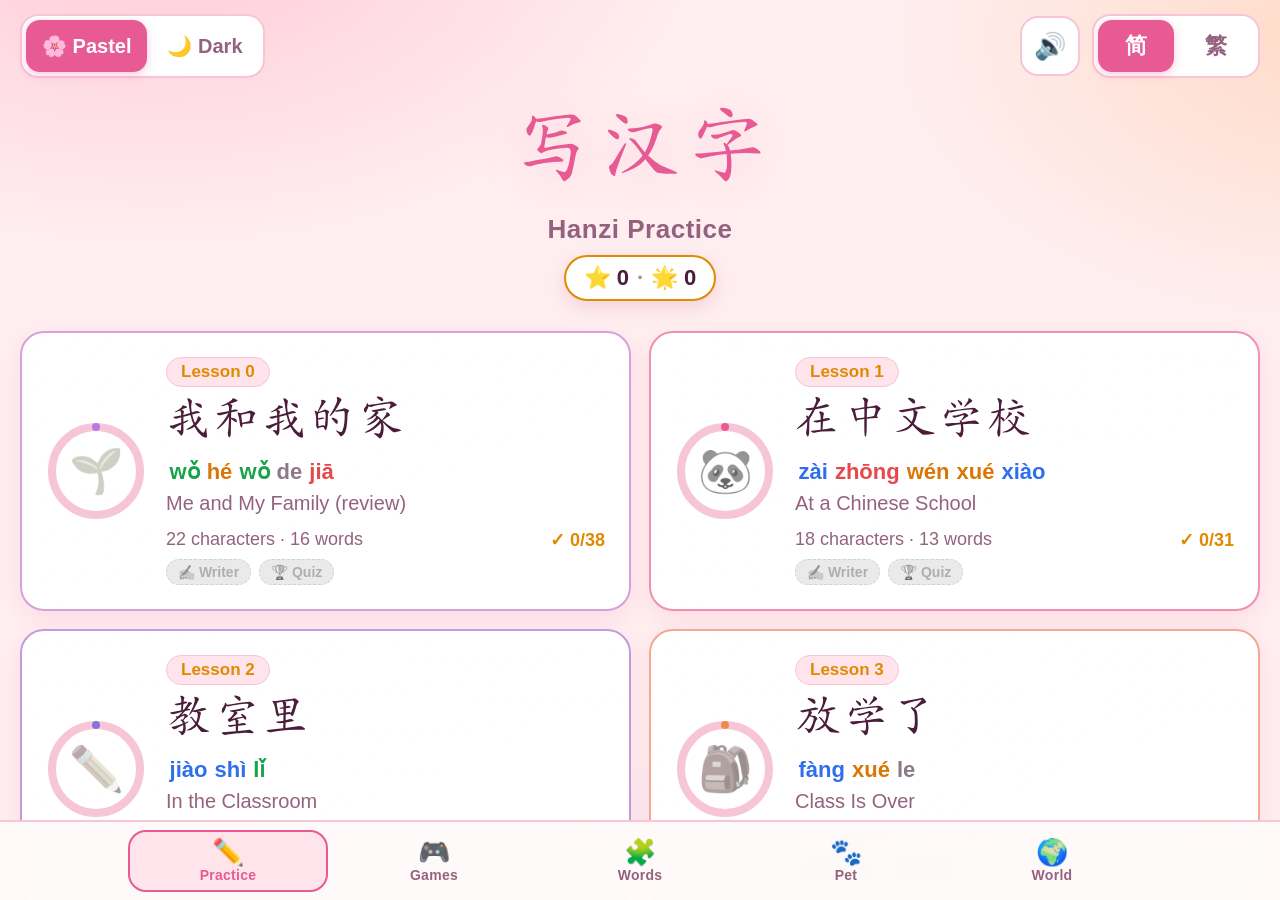
<file: home/index.html>
<!DOCTYPE html>
<html lang="en">
<head>
<meta charset="utf-8">
<title>写汉字 Hanzi Practice</title>
<meta name="viewport" content="width=device-width, initial-scale=1, maximum-scale=1, user-scalable=no, viewport-fit=cover">
<meta name="color-scheme" content="light dark">
<meta name="theme-color" content="#ffe6ee">
<meta name="apple-mobile-web-app-capable" content="yes">
<meta name="mobile-web-app-capable" content="yes">
<meta name="apple-mobile-web-app-status-bar-style" content="default">
<meta name="apple-mobile-web-app-title" content="写汉字">
<script>try{var __t=JSON.parse(localStorage.getItem("hanzi.theme")||"null");if(__t!=="normal")document.documentElement.setAttribute("data-theme","elena");}catch(e){document.documentElement.setAttribute("data-theme","elena");}</script>
<link rel="manifest" href="manifest.webmanifest">
<link rel="apple-touch-icon" href="icons/apple-touch-icon.png">
<link rel="icon" type="image/png" href="icons/icon-192.png">
<link rel="stylesheet" href="styles.css">
</head>
<body>
<div id="app" aria-live="polite"></div>
<noscript>This app needs JavaScript.</noscript>
<script src="vendor/hanzi-writer.min.js"></script>
<script src="vendor/matter.min.js"></script>
<script src="content.js"></script>
<script src="stories-more.js"></script>
<script src="strokes.js"></script>
<script src="audio-manifest.js"></script>
<script src="audio-own.js"></script>
<script src="fx.js"></script>
<script src="own-voice.js"></script>
<script src="garden.js"></script>
<script src="games.js"></script>
<script src="games2.js"></script>
<script src="fill.js"></script>
<script src="stories.js"></script>
<script src="pet.js"></script>
<script src="fusion-data.js"></script>
<script src="fusion.js"></script>
<script src="suika.js"></script>
<script src="photos-data.js"></script>
<script src="photo.js"></script>
<script src="words.js"></script>
<script src="app.js"></script>
</body>
</html>
</file>
<file: home/styles.css>
/* Always dark — never follows the device's light/dark setting. */
:root {
  color-scheme: dark;
  --bg: #0e1116;
  --panel: #171c25;
  --panel-2: #1f2632;
  --line: #2b3444;
  --grid: #283040;
  --outline: #3b4456;
  --text: #f1f4f9;
  --muted: #9aa4b5;
  --faint: #566073;
  --accent: #4fd1c5;
  --accent-ink: #06231f;
  --gold: #ffd166;
  --t1: #ff6b6b;
  --t2: #ffb347;
  --t3: #62d98b;
  --t4: #5aa9ff;
  --t5: #9aa4b5;
  --radius: 24px;
  /* theme-able extras */
  --press: #283143;
  --accent-press: #3fb9ae;
  --glow-gold: rgba(255, 209, 102, .18);
  --glow-gold-2: rgba(255, 209, 102, .25);
  --pulse-a: rgba(79, 209, 197, .55);
  --pulse-b: rgba(79, 209, 197, 0);
  --bg-glow-1: rgba(79, 209, 197, .13);
  --bg-glow-2: rgba(255, 138, 91, .10);
  --bg-glow-3: rgba(199, 146, 234, .09);
  --logo-glow: rgba(79, 209, 197, .38);
  --sheen: rgba(255, 255, 255, .04);
  --sheen-line: rgba(255, 255, 255, .05);
  --shadow-1: rgba(0, 0, 0, .3);
  --shadow-2: rgba(0, 0, 0, .38);
  --shadow-3: rgba(0, 0, 0, .55);
  --shadow-4: rgba(0, 0, 0, .65);
  --bdg-border: #6b5a2b;
  --bdg-bg: rgba(255, 209, 102, .1);
  --mix-a: #101520;
  --mix-b: #171c25;
  --win-a: #151b26;
  --win-b: #121722;
  --win-solid: #131925;
  --praise-bg: rgba(14, 17, 22, .88);
  --overlay: rgba(6, 8, 12, .74);
  --ok-bg: rgba(98, 217, 139, .17);
  --speak-ring: rgba(79, 209, 197, .12);
  /* colors handed to the writing tool */
  --stroke: #f1f4f9;
  --outline-c: #3b4456;
  --hl: #4fd1c5;
  --hlc: #ffd166;
  --draw: #ffffff;
}

* { box-sizing: border-box; -webkit-tap-highlight-color: transparent; }

html, body {
  margin: 0;
  height: 100%;
  background: var(--bg);
  color: var(--text);
  font-family: -apple-system, BlinkMacSystemFont, "SF Pro Rounded", "Helvetica Neue", Arial, sans-serif;
  overscroll-behavior: none;
  -webkit-user-select: none;
  user-select: none;
  -webkit-touch-callout: none;
  touch-action: manipulation;
}

#app {
  position: fixed;
  inset: 0;
  padding: env(safe-area-inset-top) env(safe-area-inset-right) env(safe-area-inset-bottom) env(safe-area-inset-left);
}

button { font: inherit; color: inherit; border: 0; background: none; cursor: pointer; }

.screen {
  height: 100%;
  display: flex;
  flex-direction: column;
  overflow-y: auto;
  -webkit-overflow-scrolling: touch;
  padding: 8px 20px 28px;
}

/* ---------- glyphs (drawn from the stroke data, so they look right on every device) ---------- */
.glyph { display: inline-block; width: 1em; height: 1em; vertical-align: middle; }
.glyph path { fill: currentColor; }
.wordrow { display: inline-flex; gap: .04em; align-items: center; line-height: 1; }

/* ---------- top bar & buttons ---------- */
.topbar { display: flex; align-items: center; gap: 12px; min-height: 68px; padding: 6px 0; }
.topbar .title { flex: 1; text-align: center; font-size: 22px; font-weight: 700; color: var(--muted); white-space: nowrap; overflow: hidden; text-overflow: ellipsis; }
.topbar .spacer { flex: 1; }

.btn {
  min-height: 60px; padding: 0 22px; border-radius: 18px;
  background: var(--panel-2); border: 2px solid var(--line);
  font-size: 20px; font-weight: 700; display: inline-flex; align-items: center; justify-content: center; gap: 8px;
}
.btn:active { transform: scale(.97); background: var(--press); }
.btn.primary { background: var(--accent); color: var(--accent-ink); border-color: var(--accent); }
.btn.primary:active { background: var(--accent-press); }
.btn[disabled] { opacity: .35; pointer-events: none; }

.seg { display: inline-flex; background: var(--panel); border: 2px solid var(--line); border-radius: 18px; padding: 4px; gap: 4px; }
.seg button { min-height: 52px; min-width: 76px; padding: 0 18px; border-radius: 14px; font-size: 22px; font-weight: 700; color: var(--muted); }
.seg button.on { background: var(--accent); color: var(--accent-ink); }

/* ---------- home ---------- */
.hero { text-align: center; padding: 20px 0 8px; }
.hero .logo { font-size: 84px; color: var(--accent); }
.hero .sub { font-size: 26px; font-weight: 700; color: var(--muted); margin-top: 6px; letter-spacing: .02em; }
.lessons { display: grid; grid-template-columns: repeat(auto-fit, minmax(320px, 1fr)); gap: 18px; margin: 22px 0; }
.lesson-card {
  text-align: left; background: var(--panel); border: 2px solid var(--line); border-radius: var(--radius);
  padding: 24px; display: flex; flex-direction: column; gap: 10px;
}
.lesson-card:active { transform: scale(.985); background: var(--panel-2); }
.lesson-card .badge { align-self: flex-start; background: var(--panel-2); border: 1px solid var(--line); color: var(--gold); border-radius: 999px; padding: 4px 14px; font-weight: 800; font-size: 17px; }
.lesson-card .zh { font-size: 60px; color: var(--text); }
.lesson-card .py { font-size: 22px; font-weight: 600; }
.lesson-card .en { font-size: 20px; color: var(--muted); }
.lesson-card .stats { margin-top: 6px; color: var(--muted); font-size: 18px; display: flex; justify-content: space-between; }
.lesson-card .stars { color: var(--gold); font-weight: 800; }
.legend { margin: auto 0 0; display: flex; justify-content: center; gap: 22px; flex-wrap: wrap; color: var(--muted); font-size: 16px; padding-top: 10px; }
.legend i { display: inline-block; width: 14px; height: 14px; border-radius: 50%; margin-right: 6px; vertical-align: -1px; }

/* ---------- tone colors ---------- */
.t1 { color: var(--t1); } .t2 { color: var(--t2); } .t3 { color: var(--t3); } .t4 { color: var(--t4); } .t5 { color: var(--t5); }
.dot1 { background: var(--t1); } .dot2 { background: var(--t2); } .dot3 { background: var(--t3); } .dot4 { background: var(--t4); } .dot5 { background: var(--t5); }
.pinyin { display: block; }
.pinyin.sm { font-size: 22px; font-weight: 600; }
.pinyin .syl { margin: 0 .16em; white-space: nowrap; }
.pinyin .sep { color: var(--faint); font-weight: 400; margin: 0 .12em; }

/* ---------- lesson ---------- */
.lesson-head { display: flex; flex-direction: column; align-items: center; gap: 6px; margin: 4px 0 14px; }
.lesson-head .zh { font-size: 52px; }
.lesson-head .en { color: var(--muted); font-size: 20px; }
.modebar { display: flex; justify-content: center; margin: 8px 0 20px; }
.section-title { font-size: 18px; font-weight: 800; letter-spacing: .12em; text-transform: uppercase; color: var(--muted); margin: 18px 4px 12px; }
.grid { display: grid; gap: 14px; }
.grid.chars { grid-template-columns: repeat(auto-fill, minmax(118px, 1fr)); }
.grid.words { grid-template-columns: repeat(auto-fill, minmax(190px, 1fr)); }
.tile {
  position: relative; background: var(--panel); border: 2px solid var(--line); border-radius: 22px;
  display: flex; align-items: center; justify-content: center; color: var(--text);
}
.tile:active { transform: scale(.96); background: var(--panel-2); }
.grid.chars .tile { aspect-ratio: 1; font-size: 72px; }
.grid.words .tile { height: 120px; font-size: 54px; }
.tile .star { position: absolute; top: 6px; right: 10px; font-size: 22px; color: var(--gold); }
.tile.done { border-color: var(--acc); }

/* ---------- practice & read screens ---------- */
.practice, .read {
  height: 100%; display: grid; overflow: hidden; padding: 0 18px 14px;
  grid-template-rows: auto auto minmax(0, 1fr) auto;
  grid-template-areas: "top" "info" "board" "ctrl";
}
.read { grid-template-rows: auto minmax(0, 1fr) auto auto; }
.practice .topbar, .read .topbar { grid-area: top; }
.info { text-align: center; padding: 2px 8px 6px; grid-area: info; }
.wordslots { display: flex; justify-content: center; gap: 12px; font-size: 44px; margin-bottom: 6px; }
.slot { border-radius: 14px; padding: 4px 6px; color: var(--faint); border: 3px solid transparent; }
.slot.current { border-color: var(--accent); color: var(--text); }
.slot.done { color: var(--text); }
.pinyin { font-size: clamp(46px, 10vmin, 92px); font-weight: 800; line-height: 1.1; }
.meaning { font-size: clamp(22px, 4.2vmin, 34px); color: var(--muted); font-style: italic; margin-top: 6px; }
.hint { font-size: 20px; color: var(--accent); font-weight: 700; min-height: 28px; margin-top: 6px; }

.boardwrap { grid-area: board; display: flex; align-items: center; justify-content: center; min-height: 0; min-width: 0; padding: 6px 0; }
.board {
  position: relative; border-radius: 26px; background-color: var(--panel); border: 2px solid var(--line);
  touch-action: none; -webkit-user-select: none; user-select: none;
  background-image:
    linear-gradient(to bottom right, transparent calc(50% - 1px), var(--grid) calc(50% - 1px), var(--grid) calc(50% + 1px), transparent calc(50% + 1px)),
    linear-gradient(to bottom left, transparent calc(50% - 1px), var(--grid) calc(50% - 1px), var(--grid) calc(50% + 1px), transparent calc(50% + 1px)),
    linear-gradient(to right, transparent calc(50% - 1px), var(--grid) calc(50% - 1px), var(--grid) calc(50% + 1px), transparent calc(50% + 1px)),
    linear-gradient(to bottom, transparent calc(50% - 1px), var(--grid) calc(50% - 1px), var(--grid) calc(50% + 1px), transparent calc(50% + 1px));
}
.board svg { display: block; touch-action: none; }
.board.celebrate { border-color: var(--gold); box-shadow: 0 0 0 4px var(--glow-gold); }
.pop {
  position: absolute; inset: 0; display: flex; align-items: center; justify-content: center;
  font-size: 30%; pointer-events: none; animation: pop 1.1s ease-out forwards;
}
@keyframes pop { 0% { transform: scale(.2); opacity: 0; } 30% { transform: scale(1.15); opacity: 1; } 70% { transform: scale(1); opacity: 1; } 100% { transform: scale(1.05); opacity: 0; } }

.controls { grid-area: ctrl; display: grid; grid-template-columns: repeat(4, 1fr); gap: 12px; padding-top: 10px; }
.controls .btn { flex-direction: column; gap: 2px; min-height: 76px; font-size: 18px; padding: 0 8px; }
.controls .btn .ico { font-size: 28px; line-height: 1; }
.btn.pulse { animation: pulse 1.2s ease-in-out infinite; }
@keyframes pulse { 0%, 100% { box-shadow: 0 0 0 0 var(--pulse-a); } 50% { box-shadow: 0 0 0 12px var(--pulse-b); } }

/* read mode */
.card {
  grid-area: card; align-self: stretch; margin: 6px 0; background: var(--panel); border: 2px solid var(--line); border-radius: 30px;
  display: flex; align-items: center; justify-content: center; color: var(--text); min-height: 0;
  font-size: min(44vh, calc(76vw / var(--n, 1)));
}
.card:active { background: var(--panel-2); }
.reveal { grid-area: info; min-height: 150px; text-align: center; padding: 6px 8px; }
.reveal .placeholder { color: var(--faint); font-size: 22px; font-weight: 700; padding-top: 34px; }
.read { grid-template-areas: "top" "card" "info" "ctrl"; }
.read .controls { grid-template-columns: 1fr 1.4fr 1fr; }

/* landscape iPad: board on the left, info + buttons on the right */
@media (orientation: landscape) and (min-width: 700px) {
  .practice {
    grid-template-columns: minmax(0, 1.1fr) minmax(0, 1fr);
    grid-template-rows: auto minmax(0, 1fr) auto;
    grid-template-areas: "top top" "board info" "board ctrl";
    column-gap: 22px;
  }
  .practice .info { align-self: center; }
  .practice .controls { grid-template-columns: repeat(2, 1fr); }
  .read {
    grid-template-columns: minmax(0, 1.1fr) minmax(0, 1fr);
    grid-template-rows: auto minmax(0, 1fr) auto;
    grid-template-areas: "top top" "card info" "card ctrl";
    column-gap: 22px;
  }
  .read .card { font-size: min(62vh, calc(48vw / var(--n, 1))); }
  .read .reveal { align-self: center; }
  .read .controls { grid-template-columns: 1fr 1fr 1fr; }
}

/* small screens (phones) */
@media (max-width: 520px) {
  .screen { padding: 8px 14px 24px; }
  .btn { padding: 0 14px; font-size: 18px; }
  .controls .btn { font-size: 15px; }
  .hero .logo { font-size: 64px; }
}

/* =====================================================================
   v2 — polish, celebrations, stickers, quiz, about
   ===================================================================== */
body {
  background:
    radial-gradient(900px 520px at 12% -8%, var(--bg-glow-1), transparent 62%),
    radial-gradient(760px 480px at 105% 4%, var(--bg-glow-2), transparent 60%),
    radial-gradient(700px 500px at 50% 118%, var(--bg-glow-3), transparent 60%),
    var(--bg);
  background-attachment: fixed;
}
.screen, .practice, .read { animation: screenIn .3s ease-out both; }
@keyframes screenIn { from { opacity: 0; transform: translateY(8px); } to { opacity: 1; transform: none; } }
@keyframes fadeIn { from { opacity: 0; } to { opacity: 1; } }
@keyframes bob { 0%, 100% { transform: translateY(0) rotate(-3deg); } 50% { transform: translateY(-8px) rotate(3deg); } }
@keyframes rise { from { opacity: 0; transform: translateY(18px) scale(.98); } to { opacity: 1; transform: none; } }

.iconbtn { flex: none; width: 60px; height: 60px; border-radius: 18px; background: var(--panel-2); border: 2px solid var(--line); font-size: 26px; display: inline-flex; align-items: center; justify-content: center; }
.iconbtn:active { transform: scale(.93); }
.topbar .seg { flex: none; }

/* home */
.hero .logo { animation: bob 5s ease-in-out infinite; filter: drop-shadow(0 6px 24px var(--logo-glow)); }
.lesson-card {
  flex-direction: row; align-items: center; gap: 20px;
  background: linear-gradient(160deg, var(--sheen), transparent 60%), var(--panel);
  box-shadow: 0 12px 32px var(--shadow-1), inset 0 1px 0 var(--sheen-line);
  animation: rise .55s ease-out both;
}
@supports (color: color-mix(in srgb, red, blue)) {
  .lesson-card { border-color: color-mix(in srgb, var(--acc) 50%, var(--line)); }
}
.lc-body { display: flex; flex-direction: column; gap: 8px; flex: 1; min-width: 0; align-items: flex-start; }
.lesson-card .stats { align-self: stretch; }
.lesson-card .zh { font-size: 46px; }
.ring { position: relative; width: 100px; height: 100px; flex: none; }
.ring svg { width: 100%; height: 100%; transform: rotate(-90deg); }
.ring .track { fill: none; stroke: var(--line); stroke-width: 8; }
.ring .bar { fill: none; stroke: var(--acc); stroke-width: 8; stroke-linecap: round; transition: stroke-dasharray .8s ease; }
.ring .emo { position: absolute; inset: 0; display: flex; align-items: center; justify-content: center; font-size: 44px; filter: grayscale(.85) opacity(.6); }
.ring .emo.full { filter: none; animation: bob 2.6s ease-in-out infinite; }
.bdgs { display: flex; gap: 8px; flex-wrap: wrap; }
.bdg { font-size: 14px; font-weight: 700; padding: 4px 11px; border-radius: 999px; background: var(--panel-2); border: 1px dashed var(--line); color: var(--faint); filter: grayscale(1); }
.bdg.on { color: var(--gold); border: 1px solid var(--bdg-border); background: var(--bdg-bg); filter: none; }
.about-link { align-self: center; margin: 14px 0 4px; padding: 12px 18px; color: var(--muted); font-size: 16px; text-decoration: underline; }

/* lesson */
.tile.done { border-color: var(--acc); }
.quiz-btn {
  display: flex; align-items: center; gap: 16px; width: 100%; margin: 0 0 4px; padding: 16px 22px; border-radius: 24px; text-align: left;
  background: var(--panel-2); border: 2px solid var(--acc); box-shadow: 0 8px 26px var(--shadow-1);
}
@supports (color: color-mix(in srgb, red, blue)) {
  .quiz-btn { background: linear-gradient(135deg, color-mix(in srgb, var(--acc) 34%, var(--mix-a)), var(--mix-b)); }
}
.quiz-btn:active { transform: scale(.985); }
.quiz-btn .qi { font-size: 40px; }
.quiz-btn .qt { display: flex; flex-direction: column; gap: 2px; }
.quiz-btn .qt b { font-size: 24px; }
.quiz-btn .qt small { color: var(--muted); font-size: 16px; }
.quiz-btn .qa { margin-left: auto; font-size: 38px; color: var(--acc); }

/* practice */
.board { box-shadow: 0 12px 44px var(--shadow-2); }
.board.celebrate { border-color: var(--gold); box-shadow: 0 0 0 4px var(--glow-gold), 0 0 46px var(--glow-gold-2); }
.boardwrap { position: relative; }
.pyrow { display: flex; align-items: center; justify-content: center; gap: 14px; }
.speak { flex: none; width: 64px; height: 64px; border-radius: 50%; background: var(--panel-2); border: 2px solid var(--line); font-size: 30px; display: inline-flex; align-items: center; justify-content: center; }
.speak:active { transform: scale(.9); background: var(--press); }
.speak.big { width: 124px; height: 124px; font-size: 58px; border-color: var(--acc); box-shadow: 0 0 0 6px var(--speak-ring); }
.hint b { color: var(--gold); }

.spark { position: absolute; width: 10px; height: 10px; margin: -5px 0 0 -5px; border-radius: 50%; pointer-events: none; animation: spark .7s ease-out forwards; }
@keyframes spark { from { opacity: 1; transform: translate(0, 0) scale(1); } to { opacity: 0; transform: translate(var(--dx), var(--dy)) scale(.2); } }
.confetti { position: fixed; inset: 0; width: 100vw; height: 100vh; pointer-events: none; z-index: 2000; }

/* praise card */
.praise {
  position: absolute; left: 50%; top: 50%; z-index: 5; pointer-events: none; text-align: center; max-width: 88%;
  padding: 18px 28px; border-radius: 30px; background: var(--praise-bg); border: 2px solid var(--gold);
  box-shadow: 0 16px 54px var(--shadow-3); animation: praiseIn 1.8s ease-out both;
}
.praise .pe { font-size: 68px; line-height: 1; display: inline-block; }
.praise .pz { font-size: 46px; font-weight: 900; color: var(--gold); margin-top: 2px; }
.praise .pn { font-size: 26px; font-weight: 700; margin-top: 2px; }
.praise .pn.big { font-size: 34px; font-weight: 800; margin-top: 8px; }
.praise .pinyin.sm { font-size: 22px; }
.praise.small { top: 13%; padding: 8px 22px; border-radius: 999px; border-color: var(--accent); animation: praiseSmall 1.05s ease-out both; white-space: nowrap; }
.praise.small .pe { font-size: 26px; font-weight: 900; color: var(--t3); margin-right: 8px; }
.praise.small .pn { display: inline; font-size: 24px; }
@keyframes praiseIn {
  0% { opacity: 0; transform: translate(-50%, -50%) scale(.35); }
  16% { opacity: 1; transform: translate(-50%, -50%) scale(1.12); }
  26% { transform: translate(-50%, -50%) scale(1); }
  80% { opacity: 1; transform: translate(-50%, -50%) scale(1); }
  100% { opacity: 0; transform: translate(-50%, -64%) scale(1); }
}
@keyframes praiseSmall {
  0% { opacity: 0; transform: translate(-50%, 10px) scale(.7); }
  20% { opacity: 1; transform: translate(-50%, 0) scale(1.05); }
  80% { opacity: 1; transform: translate(-50%, 0) scale(1); }
  100% { opacity: 0; transform: translate(-50%, -10px); }
}
.a-thumb .pe { animation: aThumb .9s ease-out; }
.a-spin .pe { animation: aSpin .9s ease-out; }
.a-clap .pe { animation: aClap .8s ease-in-out 2; }
.a-pop .pe { animation: aPopE .7s ease-out; }
.a-rocket .pe { animation: aRocket 1.1s ease-out; }
.a-wiggle .pe { animation: aWiggle .8s ease-in-out; }
@keyframes aThumb { 0% { transform: rotate(0) scale(.4); } 40% { transform: rotate(-24deg) scale(1.3); } 70% { transform: rotate(8deg) scale(1); } 100% { transform: rotate(0) scale(1); } }
@keyframes aSpin { 0% { transform: rotateY(0) scale(.4); } 60% { transform: rotateY(360deg) scale(1.25); } 100% { transform: rotateY(360deg) scale(1); } }
@keyframes aClap { 0%, 100% { transform: scale(1); } 50% { transform: scale(1.35) rotate(-8deg); } }
@keyframes aPopE { 0% { transform: scale(0); } 60% { transform: scale(1.35); } 100% { transform: scale(1); } }
@keyframes aRocket { 0% { transform: translate(-30px, 40px) rotate(-10deg) scale(.6); } 60% { transform: translate(6px, -10px) rotate(0) scale(1.2); } 100% { transform: none; } }
@keyframes aWiggle { 0%, 100% { transform: rotate(0); } 25% { transform: rotate(-18deg) scale(1.2); } 60% { transform: rotate(14deg) scale(1.1); } }

/* "Well done!" page */
.win { position: fixed; inset: 0; z-index: 1500; display: flex; align-items: center; justify-content: center; padding: 20px; background: var(--overlay); -webkit-backdrop-filter: blur(6px); backdrop-filter: blur(6px); animation: fadeIn .25s both; overflow-y: auto; }
.wincard {
  width: 100%; max-width: 540px; text-align: center; padding: 30px 26px 26px; border-radius: 36px; border: 2px solid var(--acc);
  background: var(--win-solid); box-shadow: 0 30px 90px var(--shadow-4); animation: winIn .6s cubic-bezier(.2, 1.35, .4, 1) both;
}
@supports (color: color-mix(in srgb, red, blue)) {
  .wincard { background: linear-gradient(170deg, color-mix(in srgb, var(--acc) 24%, var(--win-a)), var(--win-b) 72%); }
}
@keyframes winIn { from { opacity: 0; transform: scale(.6) translateY(30px); } to { opacity: 1; transform: none; } }
.win-emoji { font-size: 96px; line-height: 1.05; animation: bob 1.8s ease-in-out infinite; }
.win-title { font-size: 46px; font-weight: 900; margin-top: 4px; }
.win-zh { font-size: 30px; font-weight: 800; color: var(--gold); margin-top: 6px; }
.win-zh .pinyin { display: inline; font-size: 20px; }
.win-stars { font-size: 58px; margin: 14px 0 2px; display: flex; justify-content: center; gap: 8px; }
.win-stars span { display: inline-block; filter: grayscale(1) opacity(.3); animation: starIn .55s both; }
.win-stars span.on { filter: none; }
@keyframes starIn { 0% { transform: scale(0) rotate(-140deg); opacity: 0; } 70% { transform: scale(1.35) rotate(12deg); opacity: 1; } 100% { transform: scale(1) rotate(0); opacity: 1; } }
.win-line { font-size: 21px; margin-top: 12px; line-height: 1.35; }
.win-sticker { display: flex; flex-direction: column; align-items: center; gap: 8px; margin-top: 18px; animation: stickerIn .8s .9s both; }
.win-sticker .st { width: 124px; height: 124px; border-radius: 50%; display: flex; align-items: center; justify-content: center; font-size: 76px; background: var(--panel-2); border: 4px dashed var(--acc); transform: rotate(-7deg); box-shadow: 0 10px 30px var(--shadow-1); }
.win-sticker small { color: var(--gold); font-weight: 800; font-size: 18px; }
@keyframes stickerIn { 0% { opacity: 0; transform: scale(2.2) rotate(20deg); } 65% { opacity: 1; transform: scale(.92) rotate(-8deg); } 100% { opacity: 1; transform: scale(1) rotate(0); } }
.win-btns { display: flex; gap: 12px; margin-top: 24px; justify-content: center; flex-wrap: wrap; }
.win-btns .btn { min-width: 150px; }

/* quiz */
.qdots { display: inline-flex; gap: 9px; align-items: center; }
.qdots i { display: block; width: 14px; height: 14px; border-radius: 50%; background: var(--line); }
.qdots i.now { background: var(--accent); transform: scale(1.3); }
.qdots i.ok { background: var(--gold); }
.qdots i.help { background: var(--t3); }
.qlabel { font-size: clamp(20px, 3.6vmin, 28px); font-weight: 800; color: var(--acc); margin-bottom: 4px; }
.qbig { font-size: clamp(90px, 22vmin, 190px); line-height: 1; margin: 4px 0; }
.choices { display: grid; grid-template-columns: 1fr 1fr; gap: 14px; width: 100%; max-width: 660px; align-content: center; }
.choice { min-height: clamp(96px, 20vmin, 170px); border-radius: 26px; background: var(--panel); border: 3px solid var(--line); display: flex; align-items: center; justify-content: center; color: var(--text); }
.choice:active { transform: scale(.97); }
.choice.pyc .pinyin { font-size: clamp(36px, 8vmin, 66px); font-weight: 800; }
.choice.glc { font-size: clamp(64px, 14vmin, 112px); }
.choice.right { background: var(--ok-bg); border-color: var(--t3); animation: aPopE .45s ease-out; }
.choice.nope { opacity: .4; border-color: var(--t2); }
.controls.two { grid-template-columns: 1fr 1fr; }

/* about */
.about .acard { background: var(--panel); border: 2px solid var(--line); border-radius: 22px; padding: 18px 22px; margin: 0 0 14px; }
.about h2 { margin: 0 0 6px; font-size: 22px; }
.about p { color: var(--muted); line-height: 1.5; font-size: 17px; margin: 8px 0; }
.about a { color: var(--accent); }
.about .credit { border-top: 1px solid var(--line); padding: 12px 0 4px; }
.about .cw { font-weight: 800; font-size: 18px; }
.about .cl { color: var(--muted); font-size: 14px; }
.about .ci a { display: inline-block; font-size: 26px; margin: 4px 10px 0 0; text-decoration: none; color: var(--text); }
.about .muted { color: var(--faint); }

@media (max-width: 520px) {
  .ring { width: 72px; height: 72px; }
  .ring .emo { font-size: 32px; }
  .lesson-card { gap: 14px; padding: 18px; }
  .lesson-card .zh { font-size: 36px; }
  .win-title { font-size: 38px; }
  .praise .pe { font-size: 54px; }
  .praise .pz { font-size: 38px; }
}

/* gentle mode for people who prefer less motion */
@media (prefers-reduced-motion: reduce) {
  .hero .logo, .ring .emo.full, .win-emoji { animation: none; }
  .praise, .praise.small { animation: praiseFade 1.6s linear both; transform: translate(-50%, -50%); }
  .praise.small { transform: translate(-50%, 0); }
  .a-thumb .pe, .a-spin .pe, .a-clap .pe, .a-pop .pe, .a-rocket .pe, .a-wiggle .pe { animation: none; }
}
@keyframes praiseFade { 0% { opacity: 0; } 15% { opacity: 1; } 80% { opacity: 1; } 100% { opacity: 0; } }

/* roomier lesson cards: one column on phones/portrait iPad, two on wide screens */
.lessons { grid-template-columns: repeat(auto-fit, minmax(min(100%, 460px), 1fr)); }
.lesson-card .stats { flex-wrap: wrap; gap: 4px 12px; }
.lesson-card .stats > span { white-space: nowrap; }


/* =====================================================================
   Elena style: peach + pink pastels, deep-plum text, softer lines
   ===================================================================== */
:root[data-theme="elena"] {
  color-scheme: light;
  --bg: #ffeef0;
  --panel: #ffffff;
  --panel-2: #ffe4ec;
  --line: #f7c6d6;
  --grid: #f7c8d8;
  --outline: #e2a9c0;
  --text: #4a1d3a;
  --muted: #94627e;
  --faint: #cfa3b8;
  --accent: #e85a94;
  --accent-ink: #ffffff;
  --gold: #e08a00;
  --t1: #e5484d;
  --t2: #d97706;
  --t3: #16a34a;
  --t4: #2f6fed;
  --t5: #8b7a86;
  --press: #ffd3e2;
  --accent-press: #d44a83;
  --glow-gold: rgba(245, 158, 11, .22);
  --glow-gold-2: rgba(245, 158, 11, .28);
  --pulse-a: rgba(232, 90, 148, .5);
  --pulse-b: rgba(232, 90, 148, 0);
  --bg-glow-1: rgba(255, 178, 200, .6);
  --bg-glow-2: rgba(255, 206, 172, .6);
  --bg-glow-3: rgba(214, 190, 255, .42);
  --logo-glow: rgba(232, 90, 148, .28);
  --sheen: rgba(255, 255, 255, .7);
  --sheen-line: rgba(255, 255, 255, .9);
  --shadow-1: rgba(190, 90, 130, .18);
  --shadow-2: rgba(190, 90, 130, .22);
  --shadow-3: rgba(190, 90, 130, .3);
  --shadow-4: rgba(190, 90, 130, .35);
  --bdg-border: #f3c26b;
  --bdg-bg: rgba(255, 209, 102, .28);
  --mix-a: #ffffff;
  --mix-b: #fff3f6;
  --win-a: #ffe6ef;
  --win-b: #fff8f4;
  --win-solid: #fff5f7;
  --praise-bg: rgba(255, 251, 248, .96);
  --overlay: rgba(255, 225, 236, .74);
  --ok-bg: rgba(22, 163, 74, .12);
  --speak-ring: rgba(232, 90, 148, .16);
  --stroke: #5a1f45;
  --outline-c: #e2a9c0;
  --hl: #ff5f9e;
  --hlc: #ff9f1c;
  --draw: #5a1f45;
}
:root[data-theme="elena"] body,
:root[data-theme="elena"] button {
  font-family: ui-rounded, "SF Pro Rounded", "Nunito", -apple-system, BlinkMacSystemFont, "Helvetica Neue", Arial, sans-serif;
}
:root[data-theme="elena"] .hero .logo { color: var(--accent); }
:root[data-theme="elena"] .board { background-color: #ffffff; }
:root[data-theme="elena"] .bdg { border-color: var(--line); }
:root[data-theme="elena"] .btn:not(.primary), :root[data-theme="elena"] .iconbtn, :root[data-theme="elena"] .speak, :root[data-theme="elena"] .seg { background: #ffffff; }
:root[data-theme="elena"] .seg button.on { box-shadow: 0 3px 10px rgba(232, 90, 148, .3); }
:root[data-theme="elena"] .lesson-card, :root[data-theme="elena"] .tile, :root[data-theme="elena"] .card, :root[data-theme="elena"] .choice, :root[data-theme="elena"] .acard { box-shadow: 0 8px 22px rgba(232, 120, 160, .14); }
:root[data-theme="elena"] .qdots i:not(.now):not(.ok):not(.help) { background: #f3c9d8; }

/* the Normal / Elena style switch */
.seg.theme button { min-width: 0; padding: 0 16px; font-size: 20px; }
.seg.theme .long { display: inline; }
.topbar { flex-wrap: wrap; }
@media (max-width: 520px) {
  .seg button { min-width: 0; min-height: 46px; padding: 0 12px; font-size: 18px; }
  .seg.theme button { padding: 0 11px; font-size: 17px; }
  .seg.theme .long { display: none; }
  .iconbtn { width: 50px; height: 50px; font-size: 22px; }
}

/* keep wrapped top bars from being squashed; right-align the sound + script buttons on any row */
.screen > * { flex-shrink: 0; }
.topbar { row-gap: 10px; }
.topbar .tools { display: flex; align-items: center; gap: 12px; margin-left: auto; }
.topbar > .iconbtn { margin-left: auto; }
.practice .topbar, .read .topbar { flex-wrap: nowrap; }

/* sound check */
.about .soundout { margin-top: 12px; }
.sndline { font-size: 16px; margin: 6px 0; line-height: 1.35; color: var(--muted); }
.sndline.ok::before { content: "✓ "; color: var(--t3); font-weight: 800; }
.sndline.bad::before { content: "✗ "; color: var(--t1); font-weight: 800; }
.sndline.bad { color: var(--text); }
.sndline.tip { color: var(--faint); font-style: italic; margin-top: 12px; }

/* =====================================================================
   v4 — bottom tab bar, star wallet, games, garden + shop
   ===================================================================== */
:root {
  --arena-a: #12233a;
  --arena-b: #0e1116;
  --bub-fill: rgba(140, 225, 255, .14);
  --bub-line: rgba(160, 230, 255, .55);
  --bub-shine: rgba(255, 255, 255, .5);
  --tab-bg: rgba(20, 25, 34, .92);
}
:root[data-theme="elena"] {
  --arena-a: #ffe0ec;
  --arena-b: #ffd6c4;
  --bub-fill: rgba(255, 255, 255, .55);
  --bub-line: rgba(240, 120, 170, .55);
  --bub-shine: rgba(255, 255, 255, .95);
  --tab-bg: rgba(255, 250, 250, .94);
}

/* bottom tab bar */
.tabbar {
  position: fixed; left: 0; right: 0; bottom: 0; z-index: 400; display: flex; gap: 6px; justify-content: center;
  padding: 8px 12px calc(8px + env(safe-area-inset-bottom)); background: var(--tab-bg);
  -webkit-backdrop-filter: blur(10px); backdrop-filter: blur(10px); border-top: 2px solid var(--line);
}
.tab { flex: 1; max-width: 200px; min-height: 62px; border-radius: 18px; display: flex; flex-direction: column; align-items: center; justify-content: center; gap: 2px; color: var(--muted); }
.tab .ti { font-size: 26px; line-height: 1; }
.tab .tl { font-size: 14px; font-weight: 800; letter-spacing: .02em; }
.tab.on { background: var(--panel-2); color: var(--accent); box-shadow: inset 0 0 0 2px var(--accent); }
.tab:active { transform: scale(.96); }
.screen.has-tabs { padding-bottom: calc(96px + env(safe-area-inset-bottom)); }

/* wallet pill + toast */
.wallet { display: inline-flex; align-items: center; gap: 6px; margin: 10px auto 0; padding: 8px 18px; border-radius: 999px; background: var(--panel); border: 2px solid var(--gold); color: var(--text); font-size: 22px; font-weight: 800; box-shadow: 0 6px 18px var(--shadow-1); }
.wallet:active { transform: scale(.96); }
.hero .wallet { display: flex; width: fit-content; }
.topbar .wallet { margin: 0 0 0 auto; }
.toast { position: fixed; top: 84px; left: 50%; z-index: 3000; transform: translateX(-50%); padding: 10px 22px; border-radius: 999px; background: var(--gold); color: #3a2600; font-size: 24px; font-weight: 900; box-shadow: 0 10px 30px var(--shadow-3); pointer-events: none; animation: toastUp 1.7s ease-out both; }
@keyframes toastUp { 0% { opacity: 0; transform: translate(-50%, 16px) scale(.8); } 15% { opacity: 1; transform: translate(-50%, 0) scale(1.1); } 30% { transform: translate(-50%, 0) scale(1); } 80% { opacity: 1; } 100% { opacity: 0; transform: translate(-50%, -30px); } }
.gtitle { font-size: 26px; color: var(--text); text-align: left; flex: 1; }
.shophint { text-align: center; color: var(--muted); font-size: 18px; margin: 4px 12px 12px; line-height: 1.4; }
.hero.small { padding: 4px 0 0; } .bigemoji { font-size: 90px; line-height: 1; }
.gh { margin: 6px 0 0; font-size: 40px; }

/* games hub */
.gamegrid { display: grid; grid-template-columns: repeat(auto-fit, minmax(min(100%, 300px), 1fr)); gap: 16px; margin-top: 8px; }
.gamecard { text-align: left; display: flex; flex-direction: column; gap: 6px; padding: 22px; border-radius: 26px; background: var(--panel); border: 2px solid var(--line); box-shadow: 0 10px 28px var(--shadow-1); animation: rise .5s ease-out both; }
.gamecard:active { transform: scale(.985); }
.gicon { font-size: 54px; line-height: 1; }
.gname { font-size: 28px; font-weight: 900; }
.gtag { color: var(--muted); font-size: 18px; }
.gearn { color: var(--gold); font-weight: 800; font-size: 16px; margin-top: 4px; }
.bubble-ico { display: inline-block; width: 1em; height: 1em; border-radius: 50%; background: radial-gradient(circle at 30% 28%, rgba(255,255,255,.95), rgba(255,255,255,.2) 32%, transparent 34%), radial-gradient(circle at 50% 50%, rgba(120, 210, 255, .35), rgba(90, 170, 255, .55)); border: 3px solid rgba(140, 215, 255, .9); box-shadow: inset 0 -6px 12px rgba(80, 150, 255, .35); }
:root[data-theme="elena"] .bubble-ico { background: radial-gradient(circle at 30% 28%, rgba(255,255,255,.95), rgba(255,255,255,.2) 32%, transparent 34%), radial-gradient(circle at 50% 50%, rgba(255, 190, 215, .5), rgba(255, 130, 175, .6)); border-color: rgba(255, 130, 175, .9); box-shadow: inset 0 -6px 12px rgba(255, 120, 170, .35); }
.bubble-ico.big { font-size: 90px; }
.chips { display: flex; flex-wrap: wrap; gap: 12px; justify-content: center; margin: 6px 0 22px; }
.chip { min-height: 56px; padding: 0 22px; border-radius: 999px; background: var(--panel); border: 2px solid var(--line); font-size: 20px; font-weight: 800; color: var(--muted); }
.chip.on { background: var(--accent); color: var(--accent-ink); border-color: var(--accent); }
.startrow { display: flex; justify-content: center; }
.btn.big { min-height: 76px; font-size: 26px; padding: 0 44px; border-radius: 24px; }

/* Bubble Pop */
.game { height: 100%; display: grid; grid-template-rows: auto auto minmax(0, 1fr); padding: 0 14px 14px; overflow: hidden; }
.gprompt { text-align: center; padding: 2px 8px 10px; min-height: 120px; }
.gq { font-size: clamp(18px, 3.4vmin, 26px); font-weight: 800; color: var(--acc, var(--accent)); margin-bottom: 4px; }
.gmean { font-size: clamp(30px, 6vmin, 52px); font-weight: 800; font-style: italic; line-height: 1.15; }
.gtry { color: var(--t2); font-weight: 800; font-size: 18px; margin-top: 4px; }
.arena { position: relative; overflow: hidden; border-radius: 28px; border: 2px solid var(--line); background: linear-gradient(180deg, var(--arena-a), var(--arena-b)); touch-action: none; }
.bubble {
  position: absolute; left: 0; top: 0; width: var(--bs); height: var(--bs); border-radius: 50%; display: flex; align-items: center; justify-content: center;
  font-size: calc(var(--bs) * .56); color: var(--text); touch-action: none;
  background: radial-gradient(circle at 30% 26%, var(--bub-shine), rgba(255, 255, 255, 0) 30%), radial-gradient(circle at 50% 55%, var(--bub-fill), rgba(255, 255, 255, .04) 72%);
  border: 3px solid var(--bub-line); box-shadow: inset 0 -10px 22px rgba(130, 200, 255, .18), 0 6px 18px rgba(0, 0, 0, .18);
}
:root[data-theme="elena"] .bubble { box-shadow: inset 0 -10px 22px rgba(255, 130, 175, .2), 0 6px 18px rgba(200, 100, 140, .2); }
.bubble.popping { animation: popB .8s ease-out forwards; pointer-events: none; }
@keyframes popB { 0% { opacity: 1; filter: none; } 25% { opacity: 1; filter: brightness(1.4); } 100% { opacity: 0; filter: blur(3px); } }
.bubble.wob { animation: wob .55s ease-in-out; }
.bubble.nope { border-color: var(--t2); }
@keyframes wob { 0%, 100% { rotate: 0deg; } 20% { rotate: -10deg; } 40% { rotate: 9deg; } 60% { rotate: -6deg; } 80% { rotate: 4deg; } }

/* garden */
.garden .modebar { margin: 0 0 12px; }
.scene { position: relative; flex: 1 1 auto; min-height: 320px; border-radius: 28px; border: 2px solid var(--line); overflow: hidden; touch-action: none; box-shadow: 0 10px 30px var(--shadow-2); }
.scene-empty { position: absolute; inset: 0; display: flex; flex-direction: column; align-items: center; justify-content: center; text-align: center; font-size: 26px; font-weight: 800; color: rgba(40, 30, 50, .75); padding: 20px; line-height: 1.4; }
.scene-empty small { font-size: 17px; font-weight: 600; }
.bg-meadow { background: radial-gradient(120% 60% at 50% 108%, #7cd57a 0 46%, transparent 47%), linear-gradient(180deg, #8fd3ff, #d8f2ff 68%); }
.bg-blossom { background: radial-gradient(120% 55% at 50% 108%, #ffc6da 0 40%, transparent 41%), linear-gradient(180deg, #ffd6e8, #fff1e6 70%); }
.bg-sunset { background: radial-gradient(120% 50% at 50% 108%, #5a3a6b 0 36%, transparent 37%), linear-gradient(180deg, #ff9e7a, #ffd08a 55%, #ffe9b8); }
.bg-night { background: radial-gradient(120% 50% at 50% 108%, #22324f 0 34%, transparent 35%), radial-gradient(circle at 20% 22%, #fff 0 1.5px, transparent 2px), radial-gradient(circle at 70% 15%, #fff 0 1.5px, transparent 2px), radial-gradient(circle at 85% 40%, #fff 0 1.5px, transparent 2px), radial-gradient(circle at 40% 35%, #fff 0 1px, transparent 2px), linear-gradient(180deg, #0f1730, #27306a); }
.bg-ocean { background: radial-gradient(120% 45% at 50% 110%, #f3dfa2 0 30%, transparent 31%), linear-gradient(180deg, #73d3f3, #2f8fd0 70%, #1f6db0); }
.gi { position: absolute; transform: translate(-50%, -50%); font-size: clamp(48px, 9vmin, 76px); line-height: 1; touch-action: none; cursor: grab; user-select: none; -webkit-user-select: none; filter: drop-shadow(0 4px 4px rgba(0, 0, 0, .2)); }
.gi.sel { filter: drop-shadow(0 0 0 #fff) drop-shadow(0 0 10px rgba(255, 255, 255, .95)); outline: 3px dashed rgba(255, 255, 255, .9); outline-offset: 6px; border-radius: 18px; }
.gi.drag { transform: translate(-50%, -50%) scale(1.15); }
.scenebar { display: flex; justify-content: center; min-height: 12px; margin: 10px 0 0; }
.traytitle { font-size: 18px; font-weight: 800; color: var(--muted); margin: 8px 6px 6px; } .traytitle small { font-weight: 600; color: var(--faint); }
.tray { display: flex; gap: 10px; overflow-x: auto; padding: 6px 2px 10px; min-height: 76px; align-items: center; }
.tt { flex: none; width: 66px; height: 66px; border-radius: 18px; font-size: 40px; background: var(--panel); border: 2px solid var(--line); }
.tt:active { transform: scale(.92); }
.tray-empty { color: var(--faint); font-size: 17px; padding: 8px; }

/* shop */
.sgrid { display: grid; grid-template-columns: repeat(auto-fill, minmax(112px, 1fr)); gap: 12px; }
.sgrid.scenes { grid-template-columns: repeat(auto-fill, minmax(150px, 1fr)); }
.scard { display: flex; flex-direction: column; align-items: center; justify-content: center; gap: 4px; min-height: 108px; padding: 10px 6px; border-radius: 22px; background: var(--panel); border: 2px solid var(--line); box-shadow: 0 6px 16px var(--shadow-1); }
.scard:active { transform: scale(.96); }
.scard .se { font-size: 48px; line-height: 1; }
.scard .sp { font-size: 17px; font-weight: 800; color: var(--gold); }
.scard.cant { opacity: .55; }
.scene-card .sn { font-size: 16px; font-weight: 800; }
.scene-card.owned { border-color: var(--acc, var(--accent)); }
.swatch { display: block; width: 100%; height: 64px; border-radius: 14px; border: 2px solid rgba(255, 255, 255, .5); }
.swatch.big { width: 200px; height: 120px; margin: 0 auto 10px; border-radius: 20px; }
.sh-cat { margin-bottom: 8px; }
.modal { position: fixed; inset: 0; z-index: 1800; display: flex; align-items: center; justify-content: center; padding: 20px; background: var(--overlay); -webkit-backdrop-filter: blur(5px); backdrop-filter: blur(5px); animation: fadeIn .2s both; }
.mcard { width: 100%; max-width: 420px; text-align: center; padding: 26px 22px 22px; border-radius: 30px; background: var(--win-solid); border: 2px solid var(--gold); box-shadow: 0 24px 70px var(--shadow-4); animation: winIn .4s cubic-bezier(.2, 1.35, .4, 1) both; }
.mcard .me { font-size: 90px; line-height: 1.05; } .mcard .me.pop-in { animation: aPopE .6s ease-out; }
.mcard .mn { font-size: 26px; font-weight: 900; margin-top: 4px; } .mcard .mp { font-size: 30px; font-weight: 900; color: var(--gold); margin-top: 4px; }
.mcard .mm { color: var(--muted); font-size: 18px; margin-top: 8px; line-height: 1.4; }
.mcard .mb { display: flex; gap: 10px; justify-content: center; flex-wrap: wrap; margin-top: 18px; }

@media (max-width: 520px) {
  .tab { min-height: 58px; } .tab .ti { font-size: 24px; } .tab .tl { font-size: 13px; }
  .gtitle { font-size: 22px; } .wallet { font-size: 20px; padding: 6px 14px; }
}

/* =====================================================================
   v5 — Word Lab
   ===================================================================== */
.wl .topbar { margin-bottom: 4px; }
.wl-h { margin: 6px 0 0; font-size: 34px; text-align: center; }
.wl-prog { margin: 6px 0 16px; text-align: center; }
.wl-bar { height: 16px; border-radius: 999px; background: var(--panel-2); border: 2px solid var(--line); overflow: hidden; }
.wl-bar i { display: block; height: 100%; border-radius: 999px; background: linear-gradient(90deg, var(--accent), var(--gold)); transition: width .6s ease; }
.wl-count { margin-top: 8px; font-size: 20px; color: var(--muted); } .wl-count b { color: var(--gold); font-size: 26px; }
.wl-modes { display: grid; grid-template-columns: repeat(auto-fit, minmax(min(100%, 300px), 1fr)); gap: 14px; margin-bottom: 8px; }
.modecard { display: flex; align-items: center; gap: 14px; text-align: left; padding: 18px 20px; border-radius: 24px; background: var(--panel); border: 2px solid var(--accent); box-shadow: 0 8px 22px var(--shadow-1); }
.modecard:active { transform: scale(.985); }
.modecard .mi { font-size: 44px; } .modecard .mt { display: flex; flex-direction: column; gap: 2px; }
.modecard .mt b { font-size: 24px; } .modecard .mt small { color: var(--muted); font-size: 16px; }
.wl-sub { color: var(--faint); letter-spacing: 0; text-transform: none; font-weight: 700; }
.wl-hint { color: var(--faint); font-size: 15px; margin: -4px 6px 10px; }
.wgrid { display: grid; grid-template-columns: repeat(auto-fill, minmax(150px, 1fr)); gap: 12px; margin-bottom: 8px; }
.wcard { display: flex; flex-direction: column; align-items: center; justify-content: center; gap: 4px; min-height: 108px; padding: 10px; border-radius: 22px; background: var(--panel); border: 2px solid var(--line); }
.wcard:active { transform: scale(.96); }
.wcard.found { border-color: var(--gold); } .wcard .wcw { font-size: 44px; }
.wcard.locked { background: transparent; border-style: dashed; }
.wcq { display: flex; gap: 6px; } .wcq i { font-style: normal; display: inline-flex; align-items: center; justify-content: center; width: 38px; height: 38px; border-radius: 10px; background: var(--panel-2); color: var(--faint); font-weight: 900; font-size: 22px; }
.wcm { color: var(--muted); font-size: 16px; font-weight: 700; text-align: center; }
.pinyin.md { font-size: 34px; font-weight: 800; }

.pzbox { position: relative; display: flex; flex-direction: column; align-items: center; gap: 8px; margin: 6px 0; min-height: 150px; }
.slots { display: flex; gap: 12px; justify-content: center; }
.slots.wob { animation: wobx .5s; }
@keyframes wobx { 0%, 100% { transform: translateX(0); } 20% { transform: translateX(-10px); } 40% { transform: translateX(10px); } 60% { transform: translateX(-6px); } 80% { transform: translateX(6px); } }
.slotbox { width: clamp(84px, 20vmin, 120px); height: clamp(84px, 20vmin, 120px); border-radius: 22px; border: 3px dashed var(--line); background: var(--panel); font-size: clamp(56px, 13vmin, 82px); display: flex; align-items: center; justify-content: center; color: var(--text); }
.slotbox.full { border-style: solid; border-color: var(--accent); }
.wl-msg { min-height: 28px; font-size: 20px; font-weight: 800; text-align: center; color: var(--muted); padding: 0 10px; }
.wl-msg.good { color: var(--t3); } .wl-msg.try { color: var(--t2); } .wl-msg.soft { color: var(--accent); }
.wl-actions { display: flex; justify-content: center; margin-bottom: 10px; }
.tilegrid { display: grid; grid-template-columns: repeat(auto-fill, minmax(84px, 1fr)); gap: 10px; }
.tilegrid.small { grid-template-columns: repeat(auto-fit, minmax(96px, 110px)); justify-content: center; gap: 14px; }
.wtile { aspect-ratio: 1; border-radius: 20px; background: var(--panel); border: 2px solid var(--line); font-size: 50px; display: flex; align-items: center; justify-content: center; color: var(--text); box-shadow: 0 4px 12px var(--shadow-1); }
.tilegrid.small .wtile { font-size: 60px; }
.wtile:active { transform: scale(.93); background: var(--panel-2); }
.pz-clue { text-align: center; margin: 4px 0 6px; }
.pz-tools { display: flex; gap: 10px; justify-content: center; margin: 8px 0 4px; }
.pz-py { min-height: 44px; }
.wc-new { color: var(--gold); font-weight: 900; font-size: 22px; letter-spacing: .04em; margin-bottom: 4px; }
.wc-word { font-size: 84px; line-height: 1.1; margin: 4px 0; }
.wc-en { margin-top: 2px; }
.mcard .mb .btn { min-height: 54px; font-size: 18px; padding: 0 16px; }
@media (max-width: 520px) { .wc-word { font-size: 68px; } .wgrid { grid-template-columns: repeat(auto-fill, minmax(120px, 1fr)); } }

/* the bottom bar is a body-level <nav> now (not inside the scrolling screens) */
.tabbar[hidden] { display: none !important; }
.tabmark { display: none; }

/* =====================================================================
   v6 — more games (fish, stars, tone houses, memory, treasure garden, sentences)
   ===================================================================== */
/* pop-game bodies + arenas */
.arena.pond { --arena-a: #10465a; --arena-b: #0a2b3a; }
.arena.sky { --arena-a: #241a55; --arena-b: #14103a; }
:root[data-theme="elena"] .arena.pond { --arena-a: #d9f2ef; --arena-b: #ffe3ee; }
:root[data-theme="elena"] .arena.sky { --arena-a: #e8dcff; --arena-b: #ffe3ef; }
.bubble.b-fish { background: linear-gradient(135deg, #ffc477, #ff8a5b); border: none; border-radius: 58% 46% 46% 58% / 52% 50% 50% 52%; color: #3a2010; box-shadow: inset -8px -10px 16px rgba(120, 40, 0, .18), 0 6px 14px rgba(0, 0, 0, .25); }
.bubble.b-fish::before { content: ""; position: absolute; left: -16%; top: 26%; width: 30%; height: 48%; background: #ff8a5b; clip-path: polygon(100% 50%, 0 0, 8% 50%, 0 100%); }
.bubble.b-fish::after { content: ""; position: absolute; right: 14%; top: 22%; width: 9%; height: 9%; border-radius: 50%; background: #fff; box-shadow: 0 0 0 3px #3a2010 inset; }
:root[data-theme="elena"] .bubble.b-fish { background: linear-gradient(135deg, #ffb3cf, #ff7fb0); color: #4a1d3a; }
:root[data-theme="elena"] .bubble.b-fish::before { background: #ff7fb0; }
.bubble.b-starb { background: radial-gradient(circle at 50% 42%, #fff6bd, #ffd166 58%, #f5a623); border: none; box-shadow: none; color: #3a2600; font-size: calc(var(--bs) * .42); padding-top: 4%; clip-path: polygon(50% 2%, 61% 35%, 98% 36%, 68% 57%, 79% 92%, 50% 71%, 21% 92%, 32% 57%, 2% 36%, 39% 35%); -webkit-clip-path: polygon(50% 2%, 61% 35%, 98% 36%, 68% 57%, 79% 92%, 50% 71%, 21% 92%, 32% 57%, 2% 36%, 39% 35%); }

/* tone houses */
.game.tones { grid-template-rows: auto auto minmax(0, 1fr); }
.tcardwrap { text-align: center; min-height: 0; display: flex; flex-direction: column; align-items: center; gap: 2px; }
.tc-glyph { font-size: clamp(90px, 18vmin, 150px); line-height: 1; }
.tc-py { font-size: clamp(36px, 7vmin, 56px); font-weight: 800; color: var(--muted); min-height: 1.2em; }
.tc-en { color: var(--muted); font-style: italic; font-size: clamp(18px, 3.4vmin, 26px); }
.houses { display: grid; grid-template-columns: 1fr 1fr; gap: 12px; padding: 10px 0 4px; align-content: center; }
.house { display: flex; flex-direction: column; align-items: center; justify-content: center; gap: 2px; min-height: clamp(120px, 20vh, 170px); border-radius: 26px; background: var(--panel); border: 3px solid var(--tc); box-shadow: 0 8px 20px var(--shadow-1); position: relative; padding: 8px 6px; }
.house:active { transform: scale(.97); }
.hroof { font-size: 34px; line-height: 1; } .hmark { font-size: clamp(46px, 9vmin, 64px); font-weight: 900; color: var(--tc); line-height: 1; }
.hname { font-weight: 800; font-size: 18px; } .hhow { color: var(--muted); font-size: 14px; }
.house.yes { background: var(--ok-bg); animation: aPopE .5s ease-out; }
.house.wob { animation: wobx .5s; }
.house.shine { box-shadow: 0 0 0 5px var(--gold), 0 0 26px var(--glow-gold-2); }

/* memory */
.mv { font-size: 22px; font-weight: 800; color: var(--gold); }
.mgrid { display: grid; grid-template-columns: repeat(3, minmax(0, 1fr)); grid-auto-rows: minmax(0, 1fr); gap: 10px; padding: 6px 4px 10px; min-height: 0; overflow: hidden; }
@media (orientation: landscape) { .mgrid { grid-template-columns: repeat(6, minmax(0, 1fr)); } }
.mc { perspective: 700px; border-radius: 20px; min-height: 0; min-width: 0; }
.mc-in { position: relative; display: block; width: 100%; height: 100%; transition: transform .45s; transform-style: preserve-3d; }
.mc.flip .mc-in, .mc.done .mc-in { transform: rotateY(180deg); }
.mc-back, .mc-front { position: absolute; inset: 0; display: flex; align-items: center; justify-content: center; border-radius: 20px; backface-visibility: hidden; -webkit-backface-visibility: hidden; border: 2px solid var(--line); }
.mc-back { background: linear-gradient(135deg, var(--accent), var(--acc, var(--accent))); color: var(--accent-ink); font-size: 40px; }
.mc-front { transform: rotateY(180deg); background: var(--panel); color: var(--text); }
.mf.g { font-size: clamp(46px, 11vmin, 70px); } .mf.p .pinyin { font-size: clamp(26px, 6vmin, 38px); font-weight: 800; }
.mc.done .mc-front { border-color: var(--gold); background: var(--ok-bg); }

/* treasure garden */
.fgrid { display: grid; grid-template-columns: repeat(var(--cols, 3), minmax(0, 1fr)); grid-auto-rows: minmax(0, 1fr); gap: 10px; padding: 6px 4px 10px; min-height: 0; overflow: hidden; }
@media (orientation: landscape) { .fgrid.n12 { --cols: 4; } .fgrid.n6 { --cols: 3; } }
.fl { perspective: 600px; border-radius: 22px; min-height: 0; min-width: 0; }
.fl-in { position: relative; display: block; width: 100%; height: 100%; transition: transform .4s; transform-style: preserve-3d; }
.fl.open .fl-in { transform: rotateY(180deg); }
.fl-cover, .fl-card { position: absolute; inset: 0; display: flex; align-items: center; justify-content: center; border-radius: 22px; backface-visibility: hidden; -webkit-backface-visibility: hidden; }
.fl-cover { font-size: clamp(46px, 11vmin, 74px); background: radial-gradient(circle at 50% 60%, #8fdc8c, #4caf6a); border: 2px solid rgba(255, 255, 255, .35); }
.fl-card { transform: rotateY(180deg); background: var(--panel); border: 3px solid var(--line); font-size: clamp(50px, 12vmin, 78px); color: var(--text); }
.fl.treasure .fl-card { border-color: var(--gold); background: var(--ok-bg); box-shadow: 0 0 0 4px var(--glow-gold), 0 0 30px var(--glow-gold-2); }
:root[data-theme="elena"] .fl-cover { background: radial-gradient(circle at 50% 60%, #ffd6e4, #ff9fc3); }

/* sentence builder */
.game.sentences { grid-template-rows: auto auto auto auto minmax(0, 1fr); }
.sslots { display: flex; flex-wrap: wrap; gap: 8px; justify-content: center; padding: 6px 4px; min-height: 84px; }
.sslots.wob { animation: wobx .5s; }
.sslot { min-width: 78px; height: 78px; padding: 0 12px; border-radius: 20px; border: 3px dashed var(--line); background: var(--panel); font-size: clamp(38px, 8vmin, 54px); display: inline-flex; align-items: center; justify-content: center; color: var(--text); }
.sslot.full { border-style: solid; border-color: var(--accent); }
.schunks { display: flex; flex-wrap: wrap; gap: 10px; justify-content: center; align-content: flex-start; padding: 8px 4px; }
.chunk { min-height: 74px; padding: 0 16px; border-radius: 20px; background: var(--panel); border: 2px solid var(--line); font-size: clamp(38px, 8vmin, 54px); display: inline-flex; align-items: center; color: var(--text); box-shadow: 0 4px 12px var(--shadow-1); }
.chunk:active { transform: scale(.94); background: var(--panel-2); }
.game.memory, .game.treasure { grid-template-rows: auto auto minmax(0, 1fr); }

/* crisp characters on stars/fish: no filters or extra layers on the moving shapes */
.bubble.b-starb { filter: none; text-shadow: none; }
.bubble .glyph { shape-rendering: geometricPrecision; }

.gsoft { color: var(--muted); font-size: clamp(15px, 2.6vmin, 20px); }

/* lesson note + writing games (Fill the Blank, Picture Words) */
.lnote { margin: 4px 0 12px; padding: 12px 16px; border-radius: 18px; background: var(--panel); border: 2px solid var(--acc, var(--accent)); font-size: 17px; line-height: 1.4; color: var(--text); }
.game.wr { grid-template-rows: auto auto minmax(0, 1fr); }
.wrprompt { display: flex; flex-direction: column; align-items: center; gap: 4px; min-height: 0; padding-bottom: 6px; }
.wpic { font-size: clamp(48px, 9vmin, 84px); line-height: 1; }
.wphrase { display: flex; flex-wrap: wrap; justify-content: center; align-items: center; gap: 6px; font-size: clamp(46px, 9vmin, 76px); line-height: 1; }
.wfix { display: inline-flex; color: var(--text); }
.wslot { display: inline-flex; align-items: center; justify-content: center; width: 1.05em; height: 1.05em; border-radius: 14px; border: 3px dashed var(--line); background: var(--panel); color: var(--text); }
.wslot.current { border-color: var(--accent); border-style: solid; }
.wslot.done { border-style: solid; border-color: var(--gold); background: var(--ok-bg); }
.wslot .glyph { width: .9em; height: .9em; }
.wen { color: var(--muted); font-style: italic; font-size: clamp(20px, 3.8vmin, 30px); font-weight: 700; }
.wpy { font-size: clamp(22px, 4vmin, 32px); }
.wr .hint { min-height: 1.4em; }
.wrboard { position: relative; }
@media (orientation: landscape) and (min-width: 700px) {
  .game.wr { grid-template-columns: minmax(0, 1fr) minmax(0, 1fr); grid-template-rows: auto minmax(0, 1fr); column-gap: 16px; }
  .game.wr .topbar { grid-column: 1 / -1; }
  .wrprompt { justify-content: center; }
}
.game.wr .boardwrap { grid-area: auto; }
@media (orientation: landscape) and (min-width: 700px) {
  .game.wr .wrprompt { grid-column: 1; grid-row: 2; align-self: center; }
  .game.wr .boardwrap { grid-column: 2; grid-row: 2; }
}

.fl.got .fl-card, .fl.seen .fl-card { opacity: .72; }
.fl.got .fl-card { border-color: var(--gold); }


/* ---- quiz versions (meaning questions) + stories ---- */
.choice.enc { font-size: clamp(18px, 4.6vmin, 30px); font-weight: 700; padding: 14px 12px; text-align: center; line-height: 1.25; min-height: clamp(76px, 14vmin, 120px); }
.choices.one { grid-template-columns: 1fr; max-width: 640px; }
.choices.one .choice.enc { justify-content: flex-start; text-align: left; padding: 16px 20px; min-height: 64px; }
.story { padding-bottom: 28px; }
.storycard { width: 100%; max-width: 680px; margin: 10px auto 14px; background: var(--panel); border: 2px solid var(--line); border-radius: 26px; padding: 18px 20px; }
.storycard.small { padding: 10px 14px; margin-top: 12px; }
.storycard.small .stzh { font-size: clamp(18px, 4.4vmin, 26px); margin: 4px 0; }
.sttitle { font-size: clamp(30px, 7vmin, 46px); margin: 0 0 4px; text-align: center; color: var(--acc); }
.stline { margin: 12px 0; }
.stzh { font-size: clamp(26px, 6vmin, 40px); line-height: 1.5; letter-spacing: .06em; }
.stpy { font-size: clamp(14px, 3.2vmin, 20px); color: var(--muted, #8c97aa); font-style: italic; line-height: 1.35; }
.stpy.sttp { text-align: center; margin-bottom: 8px; }
/* narrator buttons: one speaker per story line (48px = easy to hit with a finger) */
.strow { display: flex; align-items: center; gap: 10px; }
.strow .stzh, .strow .sttitle, .strow .ph-zh { flex: 1; min-width: 0; }
.strow .ph-zh { text-align: center; }
.strow.ttl::before { content: ''; flex: none; width: 48px; }
.speak.sm { flex: none; width: 48px; height: 48px; font-size: 22px; border-width: 2px; }
.stlisten { width: 100%; min-height: 52px; margin: 6px 0 10px; }
/* credits: deliberately small and quiet, at the very bottom of About */
.fineprint { text-align: center; margin: 56px 0 18px; }
.finelink { background: none; border: 0; color: var(--muted, #8c97aa); font-size: 11px; padding: 12px 18px; opacity: .65; letter-spacing: .04em; }
.acard.fine p { font-size: 13px; color: var(--muted, #8c97aa); }
.acard.fine h2 { font-size: 15px; }
.sqtext { font-size: clamp(22px, 5.2vmin, 34px); font-weight: 800; line-height: 1.3; text-align: center; margin: 6px 0 4px; }
.boardwrap.sq { align-items: flex-start; flex-direction: column; overflow-y: auto; }
.story-btn { margin-top: 10px; }

.screen.story { padding-bottom: 28px; }
.screen.story .controls { padding-top: 6px; }
.controls.one { grid-template-columns: 1fr; max-width: 640px; margin: 0 auto; width: 100%; }
.controls.one .btn { min-height: 56px; flex-direction: row; }

/* ====================== PET (pet.js) — every class starts with pt- ====================== */
.wallet .wsep { opacity: .5; margin: 0 2px; }
.pt-stage-wrap { display: flex; justify-content: center; padding: 6px 16px 0; }
.pt-stage { position: relative; width: min(92vw, 460px); height: min(62vw, 330px); min-height: 250px; border-radius: 28px; overflow: hidden; display: flex; align-items: flex-end; justify-content: center; border: 2px solid var(--line);
  background: radial-gradient(ellipse at 50% 100%, #bfe8a8 0 38%, transparent 39%), linear-gradient(#bfe6ff, #fff3d6 72%); user-select: none; -webkit-user-select: none; touch-action: manipulation; cursor: pointer; }
.pt-svg { width: min(78vw, 300px); height: min(78vw, 300px); max-height: 100%; overflow: visible; display: block; pointer-events: none; }
.pt-bubble { position: absolute; top: 10px; left: 50%; transform: translateX(-50%); z-index: 3; max-width: 90%; background: #fff; color: #4a3a33; border-radius: 18px; padding: 8px 14px; font-size: 20px; box-shadow: 0 4px 14px rgba(0,0,0,.18); text-align: center; line-height: 1.25; pointer-events: none; }
.pt-bubble[hidden] { display: none; }
.pt-bubble i { display: block; font-size: 15px; color: #8a7a70; }
.pt-bubble .pinyin { display: inline; font-size: 16px; }
.pt-stats { display: grid; grid-template-columns: 1fr 1fr; gap: 12px; padding: 12px 18px 0; max-width: 520px; margin: 0 auto; }
.pt-stat { font-weight: 800; font-size: 16px; color: var(--muted); }
.pt-bar { display: block; height: 14px; border-radius: 99px; background: var(--panel-2); border: 2px solid var(--line); overflow: hidden; margin-top: 4px; }
.pt-bar i { display: block; height: 100%; background: #6fd39b; border-radius: 99px; transition: width .6s ease; }
.pt-bar.love i { background: #ff7fa8; }
.pt-mood { text-align: center; font-size: 19px; font-weight: 800; padding: 10px 16px 0; color: var(--text); }
.pt-goal { display: block; margin: 10px auto 0; padding: 8px 16px; border-radius: 16px; background: var(--panel); border: 2px dashed var(--gold); color: var(--text); font-size: 16px; max-width: 420px; width: calc(100% - 36px); text-align: left; }
.pt-goal .pt-bar { margin-top: 6px; }
.pt-goal .pt-bar i { background: var(--gold); }
.pt-tray { display: flex; flex-wrap: wrap; gap: 10px; padding: 0 16px; justify-content: center; }
.pt-food-btn { position: relative; min-width: 86px; min-height: 92px; border-radius: 20px; background: var(--panel); border: 2px solid var(--line); display: flex; flex-direction: column; align-items: center; justify-content: center; gap: 2px; padding: 6px 10px; color: var(--text); }
.pt-food-btn:active { transform: scale(.96); }
.pt-fe { font-size: 38px; line-height: 1; } .pt-fn { font-size: 14px; font-weight: 800; } .pt-fcount { position: absolute; top: 4px; right: 8px; font-size: 15px; color: var(--gold); }
.pt-empty, .pt-tip { text-align: center; color: var(--muted); font-size: 16px; padding: 4px 24px; line-height: 1.4; }
.pt-tip { padding-top: 14px; padding-bottom: 14px; }
.pt-shop { display: flex; flex-direction: column; gap: 10px; padding: 0 16px; max-width: 560px; margin: 0 auto; }
.pt-item { display: flex; align-items: center; gap: 12px; background: var(--panel); border: 2px solid var(--line); border-radius: 20px; padding: 10px 14px; }
.pt-ie { font-size: 42px; } .pt-in { flex: 1; display: flex; flex-direction: column; } .pt-in small { color: var(--muted); font-size: 14px; }
.pt-buy { min-width: 84px; }
.pt-dogs { display: grid; grid-template-columns: repeat(auto-fit, minmax(150px, 1fr)); gap: 12px; padding: 0 16px; max-width: 700px; margin: 0 auto; }
.pt-dcard { background: var(--panel); border: 2px solid var(--line); border-radius: 22px; padding: 10px; text-align: center; display: flex; flex-direction: column; gap: 6px; align-items: stretch; }
.pt-dcard.owned { border-color: #6fd39b; }
.pt-dcard small { color: var(--muted); }
.pt-prow { display: flex; align-items: center; justify-content: space-between; gap: 6px; }
.pt-prow .btn { min-height: 44px; padding: 0 12px; font-size: 16px; }
.pt-here { color: #2f9d62; font-weight: 800; }
.pt-mini { display: block; width: 120px; height: 120px; margin: 0 auto; }
.pt-mini .pt-svg { width: 120px; height: 120px; }
.pt-adopt { text-align: center; padding: 8px 16px 20px; max-width: 560px; margin: 0 auto; }
.pt-adopt h2 { font-size: 30px; margin: 8px 0 4px; } .pt-adopt p { color: var(--muted); margin: 0 0 10px; font-size: 18px; }
.pt-picks { display: flex; gap: 10px; justify-content: center; flex-wrap: wrap; }
.pt-pick { width: min(150px, 44%); padding: 8px; border-radius: 22px; background: var(--panel); border: 3px solid var(--line); color: var(--text); }
.pt-pick.on { border-color: var(--accent); background: var(--panel-2); box-shadow: 0 0 0 3px var(--accent) inset; }
.pt-pn { display: block; font-weight: 800; font-size: 16px; }
.pt-namebox { display: block; margin: 16px 0 12px; font-weight: 800; font-size: 18px; color: var(--text); }
.pt-namebox input { display: block; margin: 8px auto 0; width: min(90%, 280px); font-size: 22px; padding: 10px 14px; border-radius: 16px; border: 2px solid var(--line); background: var(--panel); color: var(--text); text-align: center; }
.pt-big { font-size: 24px; padding: 14px 32px; min-height: 60px; }
.pt-name-overlay .pt-mini { width: 110px; height: 110px; } .pt-name-overlay .win-emoji { animation: none; }

/* ---- the dog's animations ---- */
.pt-body { transform-origin: 100px 175px; animation: pt-breathe 3s ease-in-out infinite; }
.pt-tail { transform-origin: 150px 140px; animation: pt-wag 1.2s ease-in-out infinite; }
.pt-eye { transform-origin: center; transform-box: fill-box; animation: pt-blink 4.5s infinite; }
.pt-earL { transform-origin: 78px 50px; animation: pt-ear 5s infinite; } .pt-earR { transform-origin: 122px 50px; animation: pt-ear 6.3s infinite; }
.pt-open, .pt-food, .pt-fx { opacity: 0; }
.pt-wrap { transform-origin: 100px 190px; }
@keyframes pt-breathe { 0%,100% { transform: scale(1,1); } 50% { transform: scale(1.02,.98); } }
@keyframes pt-wag { 0%,100% { transform: rotate(-8deg); } 50% { transform: rotate(12deg); } }
@keyframes pt-blink { 0%,92%,100% { transform: scaleY(1); } 95% { transform: scaleY(.08); } }
@keyframes pt-ear { 0%,85%,100% { transform: rotate(0); } 90% { transform: rotate(-8deg); } 95% { transform: rotate(3deg); } }
@keyframes pt-float { 0% { opacity: 0; transform: translateY(10px) scale(.6); } 25% { opacity: 1; } 100% { opacity: 0; transform: translateY(-45px) scale(1.1); } }
@keyframes pt-foodin { 0% { transform: translate(40px,-60px) rotate(40deg) scale(1); opacity: 0; } 15% { opacity: 1; } 35% { transform: translate(0,0) rotate(0); } 85% { transform: translate(0,4px) scale(.85); opacity: 1; } 100% { transform: scale(.2); opacity: 0; } }
.pt-hungry .pt-body { animation-duration: 1.6s; }
/* tricks */
.pt-r-wiggle .pt-wrap { animation: pt-wigglek .35s ease-in-out 4; }
@keyframes pt-wigglek { 0%,100% { transform: rotate(-5deg); } 50% { transform: rotate(5deg); } }
.pt-r-chew .pt-wrap { animation: pt-chewk .45s ease-in-out 6; }
@keyframes pt-chewk { 0%,100% { transform: translateY(0) rotate(0); } 50% { transform: translateY(5px) rotate(2deg); } }
.pt-r-spin .pt-wrap { animation: pt-spink .9s ease-in-out 2; }
@keyframes pt-spink { 0% { transform: scaleX(1); } 25% { transform: scaleX(.1); } 50% { transform: scaleX(-1); } 75% { transform: scaleX(.1); } 100% { transform: scaleX(1); } }
.pt-r-dance .pt-wrap { animation: pt-dancek .6s ease-in-out 6; }
@keyframes pt-dancek { 0%,100% { transform: rotate(-9deg) translateY(0); } 25% { transform: rotate(0) translateY(-14px); } 50% { transform: rotate(9deg) translateY(0); } 75% { transform: rotate(0) translateY(-14px); } }
.pt-r-jump .pt-wrap { animation: pt-jumpk .9s ease-in-out 2; }
@keyframes pt-jumpk { 0% { transform: scale(1.08,.9); } 30% { transform: translateY(-60px) scale(.95,1.07); } 60% { transform: translateY(0) scale(1.08,.9); } 100% { transform: scale(1,1); } }
.pt-r-party .pt-wrap { animation: pt-partyk 1.05s ease-in-out 4; }
@keyframes pt-partyk { 0% { transform: translateY(0) rotate(-8deg); } 25% { transform: translateY(-40px) rotate(0) scale(.96,1.06); } 50% { transform: translateY(0) rotate(8deg); } 75% { transform: translateY(-24px) rotate(0); } 100% { transform: translateY(0) rotate(-8deg); } }
.pt-r-flip .pt-wrap { animation: pt-flipk 1.2s ease-in-out 2; }
@keyframes pt-flipk { 0% { transform: translateY(0) rotate(0); } 40% { transform: translateY(-70px) rotate(180deg); } 75% { transform: translateY(-20px) rotate(330deg); } 100% { transform: translateY(0) rotate(360deg); } }
[class*="pt-r-"]:not(.pt-r-idle):not(.pt-r-wiggle) .pt-open, .pt-r-wiggle .pt-open { opacity: 1; }
[class*="pt-r-"]:not(.pt-r-idle) .pt-smile { opacity: 0; }
[class*="pt-r-"]:not(.pt-r-idle) .pt-tail { animation-duration: .25s; }
.pt-r-chew .pt-food, .pt-r-spin .pt-food, .pt-r-dance .pt-food, .pt-r-jump .pt-food, .pt-r-party .pt-food, .pt-r-flip .pt-food, .pt-r-wiggle .pt-food { animation: pt-foodin 2.4s forwards; }
[class*="pt-r-"]:not(.pt-r-idle) .pt-fx1 { animation: pt-float 1.8s ease-out 2; } [class*="pt-r-"]:not(.pt-r-idle) .pt-fx2 { animation: pt-float 1.8s ease-out .4s 2; }
.pt-r-party .pt-fx3, .pt-r-flip .pt-fx3 { animation: pt-float 1.4s ease-out 3; }
.pt-r-idle .pt-open { opacity: 0; }
@media (prefers-reduced-motion: reduce) { .pt-wrap, .pt-body, .pt-tail { animation: none !important; } }
.pt-dogs, .pt-shop, .pt-stats, .pt-adopt, .pt-tray, .pt-stage-wrap { width: 100%; box-sizing: border-box; }
.pt-dogs { grid-template-columns: repeat(2, minmax(0, 1fr)); } @media (min-width: 640px) { .pt-dogs { grid-template-columns: repeat(3, minmax(0, 1fr)); } }

/* ====================== HANZI FUSION (fusion.js) — classes start with fu- ====================== */
.fu-rooms { display: flex; flex-direction: column; gap: 10px; padding: 4px 16px 24px; max-width: 640px; margin: 0 auto; width: 100%; box-sizing: border-box; }
.fu-room { display: flex; align-items: center; gap: 12px; text-align: left; padding: 12px 16px; border-radius: 22px; background: var(--panel); border: 2px solid var(--line); animation: rise .5s ease-out both; color: var(--text); }
.fu-room.done { border-color: #6fd39b; }
.fu-room:active { transform: scale(.985); }
.fu-ri { font-size: 38px; } .fu-rn { flex: 1; display: flex; flex-direction: column; } .fu-rn small { color: var(--muted); font-size: 15px; } .fu-rn b { font-size: 20px; } .fu-rp { font-weight: 800; font-size: 18px; color: var(--gold); }
.fu-screen { padding-bottom: 24px; }
.fu-t { font-size: 20px; font-weight: 800; }
.fu-clues { display: flex; flex-wrap: wrap; gap: 8px; justify-content: center; align-items: center; padding: 4px 14px 8px; min-height: 44px; }
.fu-find, .fu-more { font-weight: 800; color: var(--muted); font-size: 16px; }
.fu-clue { background: var(--panel); border: 2px solid var(--gold); border-radius: 999px; padding: 4px 12px; font-weight: 800; font-size: 17px; }
.fu-clue.ok { border-color: #6fd39b; }
.fu-mix { display: flex; align-items: center; justify-content: center; gap: 8px; padding: 6px 12px; }
.fu-mix.shake { animation: wob .5s ease-in-out; }
.fu-op { font-size: 28px; font-weight: 800; color: var(--muted); }
.fu-slot { width: 84px; height: 84px; border-radius: 22px; background: var(--panel); border: 3px dashed var(--line); display: flex; align-items: center; justify-content: center; color: var(--text); }
.fu-slot.on { border-style: solid; border-color: var(--accent); background: var(--panel-2); }
.fu-slot.out { border-color: var(--gold); }
.fu-slot.out.pop { animation: starIn .6s both; border-style: solid; background: var(--panel-2); }
.fu-q { font-size: 34px; color: var(--muted); }
.fu-ch { font-size: 46px; line-height: 1; font-family: -apple-system, "PingFang SC", "PingFang TC", "Hiragino Sans GB", "Noto Sans CJK SC", sans-serif; font-weight: 500; }
.fu-tip { text-align: center; color: var(--muted); font-size: 17px; padding: 4px 18px 8px; min-height: 28px; }
.fu-tiles { display: grid; grid-template-columns: repeat(auto-fill, minmax(76px, 1fr)); gap: 10px; padding: 4px 14px; max-width: 640px; margin: 0 auto; width: 100%; box-sizing: border-box; }
.fu-tile { display: flex; flex-direction: column; align-items: center; justify-content: center; gap: 2px; min-height: 92px; border-radius: 20px; background: var(--panel); border: 2px solid var(--line); color: var(--text); }
.fu-tile small { font-size: 13px; font-style: italic; color: var(--muted); }
.fu-tile.made { border-color: var(--gold); }
.fu-tile.used { opacity: .35; }
.fu-tile:active { transform: scale(.96); }
.fu-tile.glow { animation: pulse 0.8s ease-in-out infinite; box-shadow: 0 0 0 4px var(--gold); }
.fu-bar { display: flex; justify-content: center; padding: 12px 0 4px; }
.fu-shelf { display: flex; flex-wrap: wrap; gap: 8px; justify-content: center; padding: 0 14px; }
.fu-shelf.empty { color: var(--muted); padding: 6px 18px; text-align: center; }
.fu-fc { display: flex; flex-direction: column; align-items: center; min-width: 70px; padding: 6px 10px; border-radius: 18px; background: var(--panel); border: 2px solid #6fd39b; color: var(--text); }
.fu-fc .fu-ch { font-size: 34px; } .fu-fc small { font-size: 12px; color: var(--muted); font-style: italic; }
.fu-card { max-width: 440px; }
.fu-new { font-size: 22px; font-weight: 900; color: var(--gold); }
.fu-big { display: flex; justify-content: center; margin: 6px 0 0; } .fu-big .wordrow .glyph, .fu-big .glyph { width: 150px; height: 150px; }
.fu-py { margin-top: 2px; } .fu-py .pinyin { display: inline-block; font-size: 24px; }
.fu-en { font-size: 24px; font-weight: 800; font-style: italic; margin: 2px 0 8px; }
.fu-eq { display: flex; align-items: center; justify-content: center; gap: 6px; flex-wrap: wrap; margin: 6px 0 4px; }
.fu-eqp { display: flex; flex-direction: column; align-items: center; min-width: 54px; } .fu-eqp b { font-size: 36px; font-weight: 600; } .fu-eqp small { font-size: 13px; color: var(--muted); font-style: italic; }
.fu-eqp.res b { color: var(--accent); }

/* ====================== FAMILY JAR (suika.js) — classes start with sk- ====================== */
.sk-game { display: grid; grid-template-rows: auto auto minmax(0, 1fr); height: 100%; padding: 0 12px 12px; overflow: hidden; box-sizing: border-box; }
.sk-top { display: flex; align-items: center; gap: 12px; padding: 2px 6px 8px; }
.sk-next { display: flex; flex-direction: column; align-items: center; min-width: 64px; } .sk-next small { color: var(--muted); font-weight: 800; }
.sk-nx { width: 54px; height: 54px; border-radius: 50%; background: var(--panel); border: 2px solid var(--line); display: flex; align-items: center; justify-content: center; font-size: 28px; }
.sk-msg { flex: 1; font-weight: 800; font-size: 19px; line-height: 1.25; color: var(--text); }
.sk-wrap { display: flex; justify-content: center; align-items: center; min-height: 0; }
.sk-wrap canvas { border-radius: 24px; border: 3px solid var(--line); background: var(--panel); touch-action: none; user-select: none; -webkit-user-select: none; display: block; }
.sk-chain { display: flex; flex-wrap: wrap; justify-content: center; align-items: center; gap: 4px; padding: 6px 12px 14px; max-width: 560px; margin: 0 auto; }
.sk-cc { display: flex; flex-direction: column; align-items: center; min-width: 48px; padding: 6px 6px; border-radius: 16px; background: var(--panel); border: 2px solid var(--line); opacity: .55; }
.sk-cc.on { opacity: 1; background: var(--sk); border-color: transparent; color: #4a2f3c; }
.sk-cc b { font-size: 28px; } .sk-cc small { font-size: 11px; font-style: italic; min-height: 13px; }
.sk-arrow { color: var(--muted); font-size: 20px; }

/* ====================== MORE STORIES (stories.js additions) ====================== */
.sten { color: var(--muted); font-style: italic; font-size: 18px; margin-top: 2px; line-height: 1.3; }
.stwords { margin: 12px auto 4px; padding: 12px 16px; max-width: 640px; border-radius: 20px; background: var(--panel); border: 2px dashed var(--gold); display: flex; flex-wrap: wrap; gap: 8px 16px; align-items: center; }
.stwords > b { width: 100%; color: var(--gold); font-size: 17px; }
.stw { font-size: 17px; } .stw i { color: var(--muted); } .stwz { font-size: 28px; font-weight: 700; }
.stw .pinyin { display: inline; font-size: 16px; }
.sqfill { font-size: clamp(28px, 7vw, 42px); font-weight: 700; text-align: center; padding: 6px 12px 12px; line-height: 1.3; }
.sqfillq { font-size: 19px; text-align: center; }
.stblank { display: inline-block; min-width: 2.4em; border-bottom: 4px solid var(--gold); color: transparent; margin: 0 4px; }
.choice.zh { font-size: 34px; }
.controls.three { grid-template-columns: repeat(3, 1fr); }

/* ====================== PHOTO MATCH (photo.js) — classes start with ph- ====================== */
.ph-game { display: grid; grid-template-rows: auto auto minmax(0, 1fr); height: 100%; padding: 0 12px 12px; overflow: hidden; box-sizing: border-box; gap: 8px; }
.ph-card { text-align: center; padding: 4px 10px; }
.ph-zh { font-size: clamp(30px, 8vw, 46px); font-weight: 700; line-height: 1.2; }
.ph-py { font-size: clamp(16px, 4vw, 22px); color: var(--muted); margin-top: 2px; }
.ph-words { font-size: 15px; margin-top: 4px; } .ph-words i { color: var(--muted); } .ph-words .pinyin { display: inline; font-size: 15px; }
.ph-cap { margin-top: 6px; font-size: 18px; font-weight: 800; color: var(--muted); font-style: italic; min-height: 24px; }
.ph-cap.on { color: #2f9d62; }
.ph-grid { display: grid; grid-template-columns: 1fr 1fr; grid-auto-rows: auto; align-content: start; gap: 10px; min-height: 0; max-width: 560px; width: 100%; margin: 0 auto; overflow: auto; }
.ph-opt { position: relative; padding: 0; border-radius: 20px; overflow: hidden; border: 4px solid var(--line); background: var(--panel); min-height: 0; aspect-ratio: 1 / 1; }
.ph-opt img { width: 100%; height: 100%; object-fit: cover; display: block; pointer-events: none; -webkit-user-drag: none; }
.ph-opt:active { transform: scale(.98); }
.ph-opt.right { border-color: #4cc38a; box-shadow: 0 0 0 4px rgba(76, 195, 138, .35); }
.ph-opt.nope { border-color: var(--t2, #ef6f6c); opacity: .5; animation: wob .5s ease-in-out; }
.ph-opt.dim { opacity: .4; }

/* ====================== MY WORLD additions (garden.js) ====================== */
.sitems { position: absolute; inset: 0; }
.gi.big { font-size: clamp(76px, 15vmin, 120px); }
.gpet { position: absolute; bottom: 4%; left: 8%; width: clamp(84px, 22vw, 130px); z-index: 300; cursor: pointer; touch-action: manipulation; animation: gpet-walk 28s ease-in-out infinite; }
.gpet-in { animation: gpet-bob .55s ease-in-out infinite; } .gpet .pt-svg { width: 100%; height: auto; display: block; pointer-events: none; }
.gpet-say { position: absolute; top: -26px; left: 50%; transform: translateX(-50%); background: #fff; color: #4a3a33; border-radius: 14px; padding: 3px 10px; font-size: 18px; box-shadow: 0 3px 10px rgba(0,0,0,.2); white-space: nowrap; }
.gpet-say[hidden] { display: none; }
@keyframes gpet-walk { 0% { left: 6%; } 42% { left: 66%; } 50% { left: 66%; } 92% { left: 6%; } 100% { left: 6%; } }
@keyframes gpet-bob { 0%, 100% { transform: translateY(0); } 50% { transform: translateY(-3px); } }
.worldbar { display: flex; align-items: center; justify-content: center; gap: 10px; flex-wrap: wrap; margin: 10px 14px 0; font-size: 16px; font-weight: 800; color: var(--text); }
.worldbar .wbar { display: inline-block; width: 110px; height: 12px; border-radius: 99px; background: var(--panel-2); border: 2px solid var(--line); overflow: hidden; }
.worldbar .wbar i { display: block; height: 100%; background: #6fd39b; transition: width .5s; }
.worldbar small { color: var(--muted); font-weight: 600; }
@media (prefers-reduced-motion: reduce) { .gpet, .gpet-in { animation: none; } }
/* new screens: no accidental text selection or callouts when a finger rests on a tile, a photo or the pet */
.fu-tile, .fu-slot, .fu-fc, .pt-stage, .pt-food-btn, .pt-pick, .pt-dcard, .ph-opt, .gpet, .sk-cc { -webkit-user-select: none; user-select: none; -webkit-touch-callout: none; -webkit-tap-highlight-color: transparent; }
.fu-t { display: inline-block; max-width: 46vw; white-space: nowrap; overflow: hidden; text-overflow: ellipsis; vertical-align: bottom; }
/* tablets: a bigger pet, bigger fusion tiles, a bigger jar */
@media (min-width: 700px) {
  .pt-stage { width: min(92vw, 640px); height: 440px; } .pt-svg { width: 400px; height: 400px; }
  .pt-stats, .pt-mood, .pt-goal { max-width: 640px; } .pt-stats { font-size: 18px; } .pt-bar { height: 18px; }
  .pt-food-btn { min-width: 110px; min-height: 116px; } .pt-fe { font-size: 50px; } .pt-fn { font-size: 17px; }
  .pt-bubble { font-size: 26px; } .pt-mini, .pt-mini .pt-svg { width: 150px; height: 150px; }
  .fu-tiles { grid-template-columns: repeat(auto-fill, minmax(100px, 1fr)); max-width: 760px; } .fu-tile { min-height: 116px; } .fu-ch { font-size: 56px; }
  .fu-slot { width: 100px; height: 100px; } .fu-rooms { max-width: 760px; } .fu-clue { font-size: 20px; }
  .ph-grid { max-width: 720px; } .ph-zh { font-size: 56px; } .ph-py { font-size: 26px; } .ph-cap { font-size: 22px; }
  .gpet { width: 150px; }
}
.swaprow { display: flex; justify-content: center; margin: 0 0 12px; }

.pt-fav { color: #e8478b; font-size: 13px; font-weight: 800; margin-left: 6px; }
#ptstore .section-title { margin-top: 14px; }
</file>
